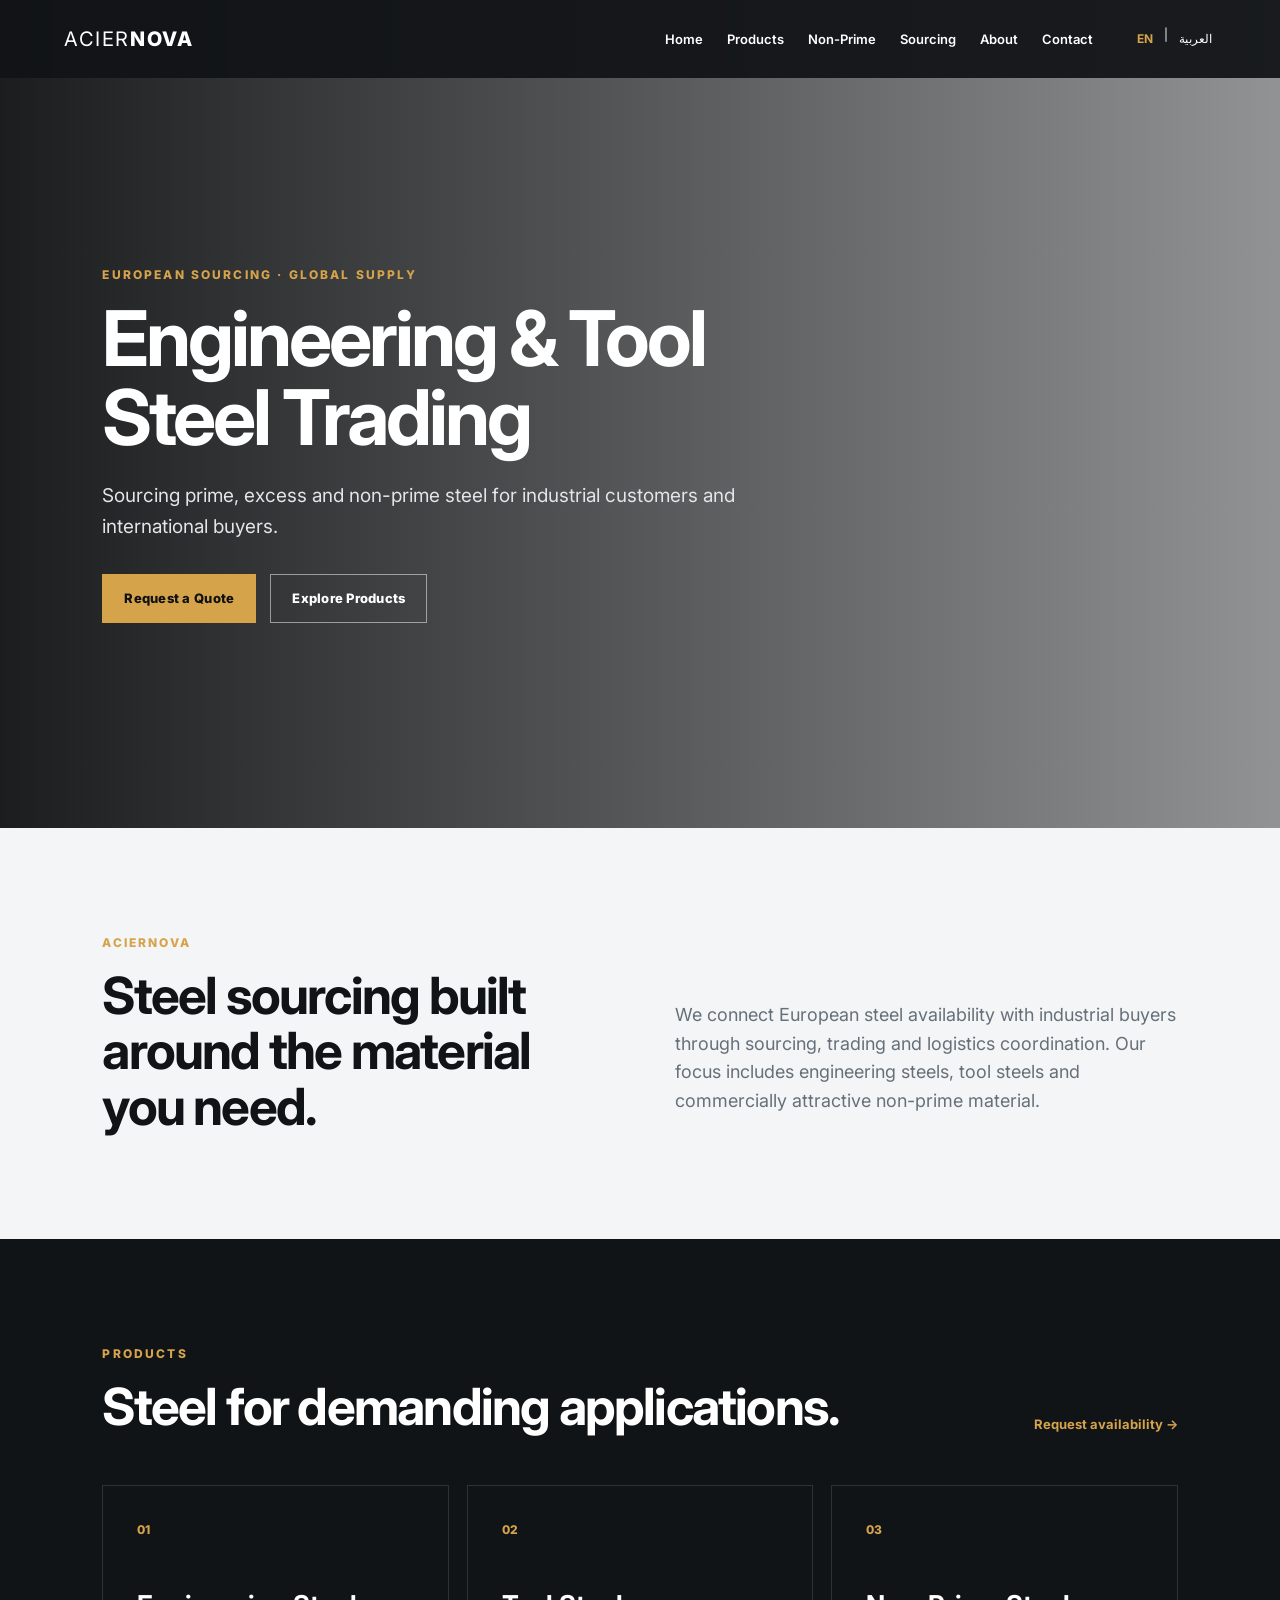
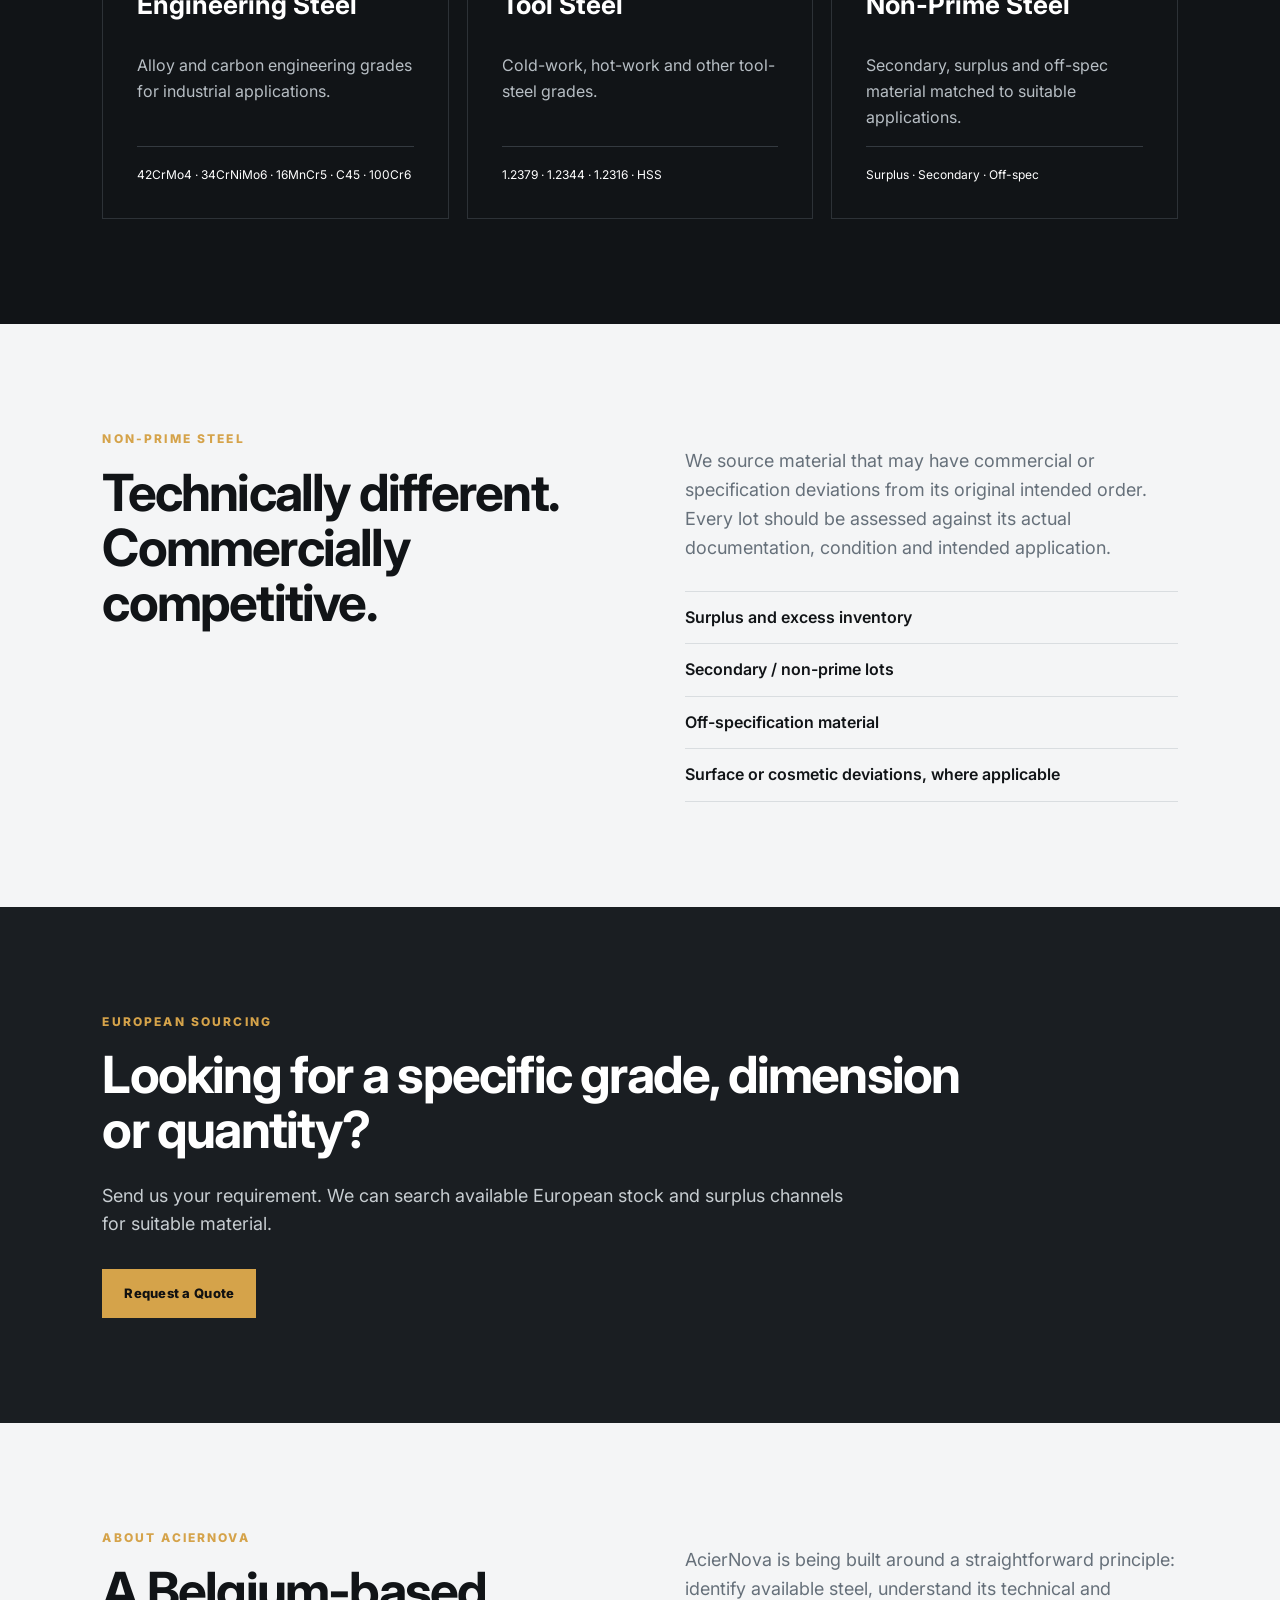
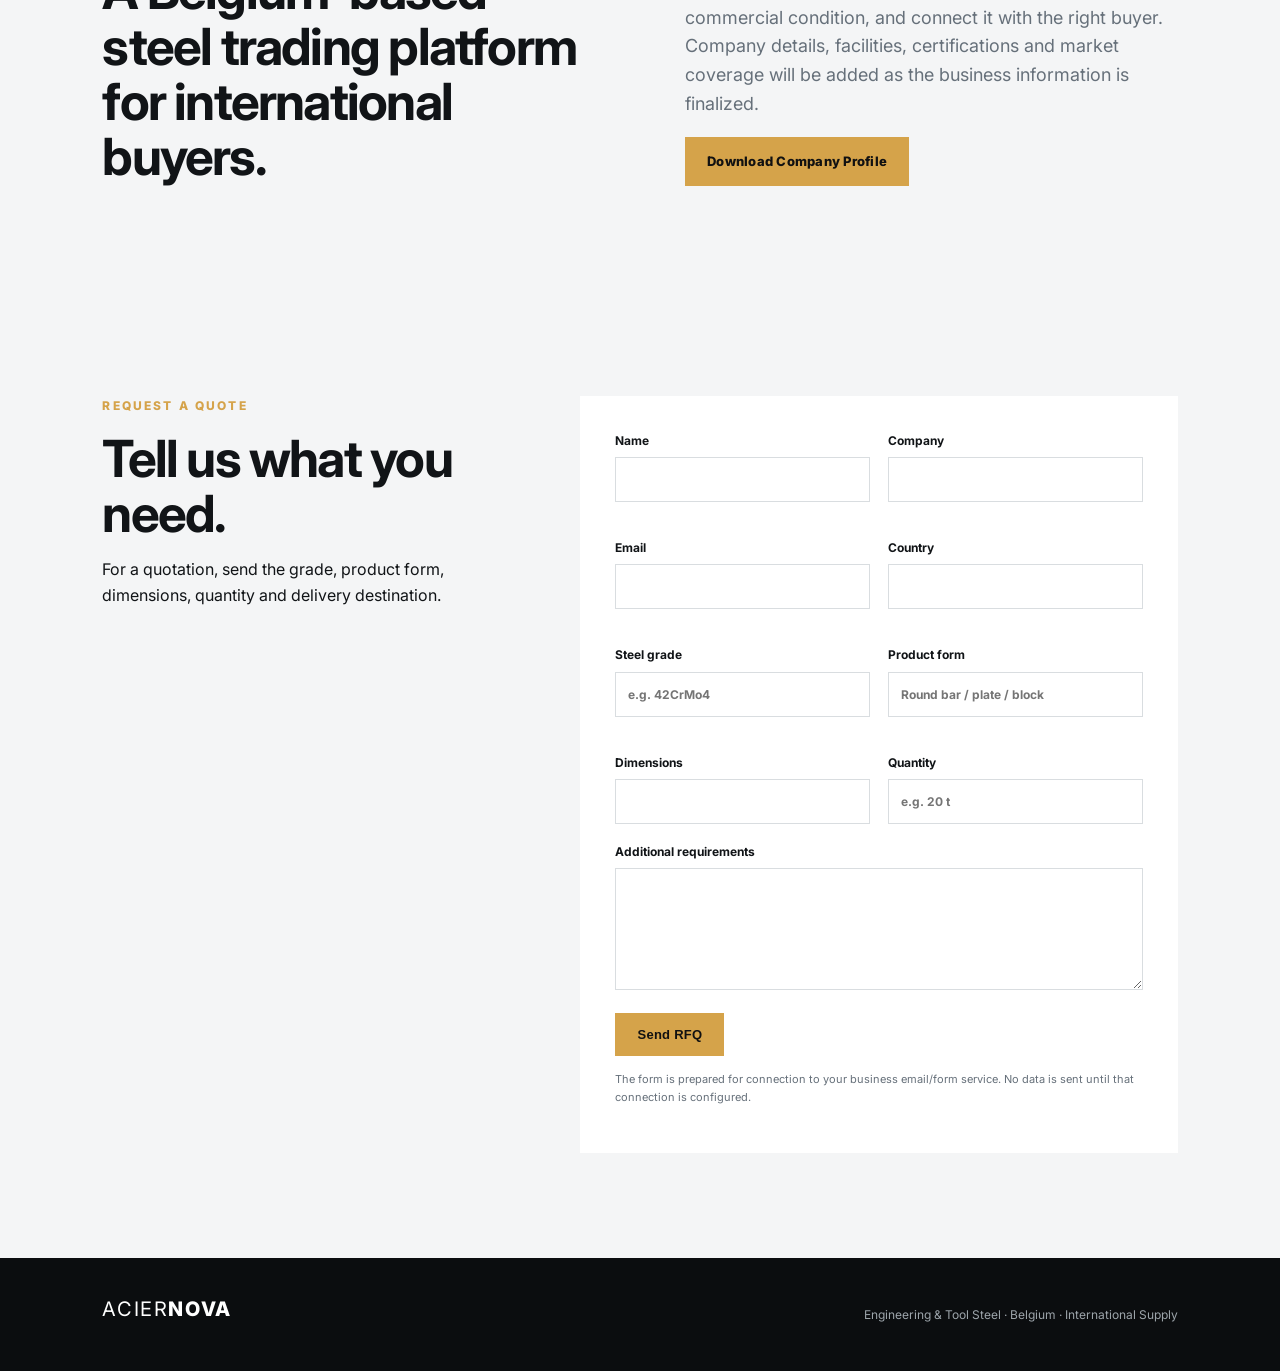
<file: index.html>
<!doctype html>
<html lang="en">
<head>
  <meta charset="utf-8">
  <meta name="viewport" content="width=device-width, initial-scale=1">
  <title>AcierNova | Engineering & Tool Steel Trading</title>
  <meta name="description" content="AcierNova — European sourcing and international supply of engineering, tool and non-prime steel.">
  <link rel="stylesheet" href="assets/styles.css">
</head>
<body>
<header class="site-header">
  <a class="brand" href="#home" aria-label="AcierNova home"><span>ACIER</span>NOVA</a>
  <button class="menu-toggle" aria-label="Open menu">☰</button>
  <nav>
    <a href="#home" data-i18n="nav.home">Home</a>
    <a href="#products" data-i18n="nav.products">Products</a>
    <a href="#nonprime" data-i18n="nav.nonprime">Non-Prime</a>
    <a href="#sourcing" data-i18n="nav.sourcing">Sourcing</a>
    <a href="#about" data-i18n="nav.about">About</a>
    <a href="#contact" data-i18n="nav.contact">Contact</a>
  </nav>
  <div class="lang-switch"><button data-lang="en">EN</button><span>|</span><button data-lang="ar">العربية</button></div>
</header>

<main>
<section id="home" class="hero">
  <div class="hero-overlay"></div>
  <div class="hero-content">
    <p class="eyebrow" data-i18n="hero.eyebrow">EUROPEAN SOURCING · GLOBAL SUPPLY</p>
    <h1 data-i18n="hero.title">Engineering &amp; Tool Steel Trading</h1>
    <p data-i18n="hero.text">Sourcing prime, excess and non-prime steel for industrial customers and international buyers.</p>
    <div class="actions">
      <a class="btn primary" href="#contact" data-i18n="hero.quote">Request a Quote</a>
      <a class="btn ghost" href="#products" data-i18n="hero.products">Explore Products</a>
    </div>
  </div>
</section>

<section class="intro section">
  <div>
    <p class="eyebrow" data-i18n="intro.eyebrow">ACIERNOVA</p>
    <h2 data-i18n="intro.title">Steel sourcing built around the material you need.</h2>
  </div>
  <p data-i18n="intro.text">We connect European steel availability with industrial buyers through sourcing, trading and logistics coordination. Our focus includes engineering steels, tool steels and commercially attractive non-prime material.</p>
</section>

<section id="products" class="section dark">
  <div class="section-head">
    <div><p class="eyebrow" data-i18n="products.eyebrow">PRODUCTS</p><h2 data-i18n="products.title">Steel for demanding applications.</h2></div>
    <a class="text-link" href="#contact" data-i18n="common.request">Request availability →</a>
  </div>
  <div class="cards">
    <article class="card"><span class="card-number">01</span><h3 data-i18n="cards.engineering.title">Engineering Steel</h3><p data-i18n="cards.engineering.text">Alloy and carbon engineering grades for industrial applications.</p><div class="chips">42CrMo4 · 34CrNiMo6 · 16MnCr5 · C45 · 100Cr6</div></article>
    <article class="card"><span class="card-number">02</span><h3 data-i18n="cards.tool.title">Tool Steel</h3><p data-i18n="cards.tool.text">Cold-work, hot-work and other tool-steel grades.</p><div class="chips">1.2379 · 1.2344 · 1.2316 · HSS</div></article>
    <article class="card"><span class="card-number">03</span><h3 data-i18n="cards.nonprime.title">Non-Prime Steel</h3><p data-i18n="cards.nonprime.text">Secondary, surplus and off-spec material matched to suitable applications.</p><div class="chips" data-i18n="cards.nonprime.chips">Surplus · Secondary · Off-spec</div></article>
  </div>
</section>

<section id="nonprime" class="section split">
  <div><p class="eyebrow" data-i18n="nonprime.eyebrow">NON-PRIME STEEL</p><h2 data-i18n="nonprime.title">Technically different. Commercially competitive.</h2></div>
  <div>
    <p data-i18n="nonprime.text">We source material that may have commercial or specification deviations from its original intended order. Every lot should be assessed against its actual documentation, condition and intended application.</p>
    <ul class="clean-list">
      <li data-i18n="nonprime.item1">Surplus and excess inventory</li>
      <li data-i18n="nonprime.item2">Secondary / non-prime lots</li>
      <li data-i18n="nonprime.item3">Off-specification material</li>
      <li data-i18n="nonprime.item4">Surface or cosmetic deviations, where applicable</li>
    </ul>
  </div>
</section>

<section id="sourcing" class="section sourcing">
  <div class="sourcing-box">
    <p class="eyebrow" data-i18n="sourcing.eyebrow">EUROPEAN SOURCING</p>
    <h2 data-i18n="sourcing.title">Looking for a specific grade, dimension or quantity?</h2>
    <p data-i18n="sourcing.text">Send us your requirement. We can search available European stock and surplus channels for suitable material.</p>
    <a class="btn primary" href="#contact" data-i18n="hero.quote">Request a Quote</a>
  </div>
</section>

  <section id="about" class="section split about">
  <div>
    <p class="eyebrow" data-i18n="about.eyebrow">ABOUT ACIERNOVA</p>
    <h2 data-i18n="about.title">A Belgium-based steel trading platform for international buyers.</h2>
  </div>

  <div>
    <p data-i18n="about.text">
      AcierNova is being built around a straightforward principle: identify available steel,
      understand its technical and commercial condition, and connect it with the right buyer.
      Company details, facilities, certifications and market coverage will be added as the
      business information is finalized.
    </p>

    <a class="btn primary" href="/documents/Aciernova_Company_Profile.docx" target="_blank">
      Download Company Profile
    </a>
  </div>
</section>

<section id="contact" class="section contact">
  <div>
    <p class="eyebrow" data-i18n="contact.eyebrow">REQUEST A QUOTE</p>
    <h2 data-i18n="contact.title">Tell us what you need.</h2>
    <p data-i18n="contact.text">For a quotation, send the grade, product form, dimensions, quantity and delivery destination.</p>
  </div>
  <form id="quote-form">
    <div class="form-grid">
      <label><span data-i18n="form.name">Name</span><input name="name" required></label>
      <label><span data-i18n="form.company">Company</span><input name="company"></label>
      <label><span data-i18n="form.email">Email</span><input type="email" name="email" required></label>
      <label><span data-i18n="form.country">Country</span><input name="country"></label>
      <label><span data-i18n="form.grade">Steel grade</span><input name="grade" placeholder="e.g. 42CrMo4"></label>
      <label><span data-i18n="form.form">Product form</span><input name="product_form" placeholder="Round bar / plate / block"></label>
      <label><span data-i18n="form.dimensions">Dimensions</span><input name="dimensions"></label>
      <label><span data-i18n="form.quantity">Quantity</span><input name="quantity" placeholder="e.g. 20 t"></label>
    </div>
    <label><span data-i18n="form.message">Additional requirements</span><textarea name="message" rows="5"></textarea></label>
    <button class="btn primary" type="submit" data-i18n="form.send">Send RFQ</button>
    <p class="form-note" data-i18n="form.note">The form is prepared for connection to your business email/form service. No data is sent until that connection is configured.</p>
  </form>
</section>
</main>

<footer>
  <div class="brand"><span>ACIER</span>NOVA</div>
  <p>Engineering &amp; Tool Steel · Belgium · International Supply</p>
</footer>
<script src="assets/site.js"></script>
</body>
</html>
</file>
<file: assets/styles.css>
@import url('https://fonts.googleapis.com/css2?family=Inter:wght@400;500;600;700;800&display=swap');
:root{--bg:#f4f5f6;--ink:#111417;--muted:#66707a;--dark:#111417;--line:#d9dde0;--accent:#d5a34a;--white:#fff}
*{box-sizing:border-box}html{scroll-behavior:smooth}body{margin:0;font-family:Inter,Arial,sans-serif;color:var(--ink);background:var(--bg);line-height:1.6}a{text-decoration:none;color:inherit}.site-header{position:fixed;z-index:20;top:0;left:0;right:0;height:78px;display:flex;align-items:center;padding:0 5vw;background:rgba(17,20,23,.94);color:#fff;gap:28px}.brand{font-weight:800;letter-spacing:.08em;font-size:20px;white-space:nowrap}.brand span{font-weight:400}.site-header nav{display:flex;gap:24px;margin-left:auto;font-size:13px;font-weight:600}.site-header nav a:hover{color:var(--accent)}.lang-switch{font-size:12px;display:flex;gap:7px;margin-left:12px}.lang-switch button{background:none;border:0;color:#fff;cursor:pointer;font:inherit;padding:4px}.lang-switch button.active{color:var(--accent);font-weight:700}.menu-toggle{display:none;background:none;border:0;color:#fff;font-size:25px}.hero{min-height:92vh;position:relative;background:linear-gradient(90deg,rgba(8,10,12,.92),rgba(8,10,12,.42)),url('https://images.unsplash.com/photo-1504917595217-d4dc5ebe6122?auto=format&fit=crop&w=2200&q=85') center/cover;color:#fff;display:flex;align-items:center}.hero-content{position:relative;z-index:1;max-width:850px;padding:150px 8vw 90px}.eyebrow{font-size:12px;letter-spacing:.18em;font-weight:800;color:var(--accent);margin:0 0 16px}.hero h1{font-size:clamp(42px,6vw,78px);line-height:1.02;margin:0 0 24px;max-width:900px;letter-spacing:-.04em}.hero p:not(.eyebrow){font-size:19px;max-width:700px;color:#e3e6e8}.actions{display:flex;gap:14px;margin-top:32px}.btn{display:inline-flex;align-items:center;justify-content:center;border:1px solid transparent;padding:13px 21px;font-weight:800;font-size:13px;letter-spacing:.02em;cursor:pointer}.btn.primary{background:var(--accent);color:#111}.btn.ghost{border-color:rgba(255,255,255,.5);color:#fff}.section{padding:105px 8vw}.intro{display:grid;grid-template-columns:1fr 1fr;gap:70px;align-items:end}.section h2{font-size:clamp(32px,4vw,54px);line-height:1.08;letter-spacing:-.035em;margin:0}.intro p:not(.eyebrow),.split>div:last-child>p{font-size:18px;color:var(--muted)}.dark{background:var(--dark);color:#fff}.section-head{display:flex;justify-content:space-between;gap:30px;align-items:end;margin-bottom:50px}.text-link{font-size:13px;font-weight:700;color:var(--accent)}.cards{display:grid;grid-template-columns:repeat(3,1fr);gap:18px}.card{border:1px solid #2d3237;padding:34px;min-height:300px;display:flex;flex-direction:column}.card-number{font-size:12px;color:var(--accent);font-weight:800}.card h3{font-size:26px;margin:45px 0 12px}.card p{color:#b7bec4}.chips{margin-top:auto;font-size:12px;color:#fff;border-top:1px solid #343a40;padding-top:18px}.split{display:grid;grid-template-columns:1fr 1fr;gap:90px}.clean-list{padding:0;margin:28px 0 0;list-style:none;border-top:1px solid var(--line)}.clean-list li{padding:13px 0;border-bottom:1px solid var(--line);font-weight:600}.sourcing{background:#1a1e22;color:#fff}.sourcing-box{max-width:900px}.sourcing p:not(.eyebrow){color:#c7cdd1;font-size:18px;max-width:750px;margin:24px 0 30px}.contact{display:grid;grid-template-columns:.8fr 1.2fr;gap:80px}.contact form{background:#fff;padding:35px}.form-grid{display:grid;grid-template-columns:1fr 1fr;gap:18px}label{display:block;font-size:12px;font-weight:700;margin-bottom:18px}label span{display:block;margin-bottom:7px}input,textarea{width:100%;border:1px solid var(--line);background:#fff;padding:12px;font:inherit;outline:none}input:focus,textarea:focus{border-color:#999}.form-note{font-size:11px;color:var(--muted);margin-top:15px}footer{background:#0b0d0f;color:#9da5ab;padding:35px 8vw;display:flex;justify-content:space-between;gap:20px;font-size:12px}footer .brand{color:#fff}
[dir=rtl]{text-align:right}[dir=rtl] .site-header nav{margin-left:0;margin-right:auto}[dir=rtl] .hero-content{direction:rtl}[dir=rtl] .section-head{flex-direction:row-reverse}[dir=rtl] .lang-switch{order:-1}[dir=rtl] .clean-list li{padding-right:0}
@media(max-width:850px){.site-header{height:68px}.menu-toggle{display:block;margin-left:auto}.site-header nav{display:none;position:absolute;top:68px;left:0;right:0;background:#111417;padding:18px 8vw;flex-direction:column;gap:12px}.site-header nav.open{display:flex}.site-header .lang-switch{margin-left:0}.hero-content{padding:130px 7vw 70px}.intro,.split,.contact{grid-template-columns:1fr;gap:35px}.cards{grid-template-columns:1fr}.section{padding:75px 7vw}.section-head{display:block}.text-link{display:inline-block;margin-top:20px}.form-grid{grid-template-columns:1fr}footer{display:block}footer p{margin-bottom:0}}
</file>
